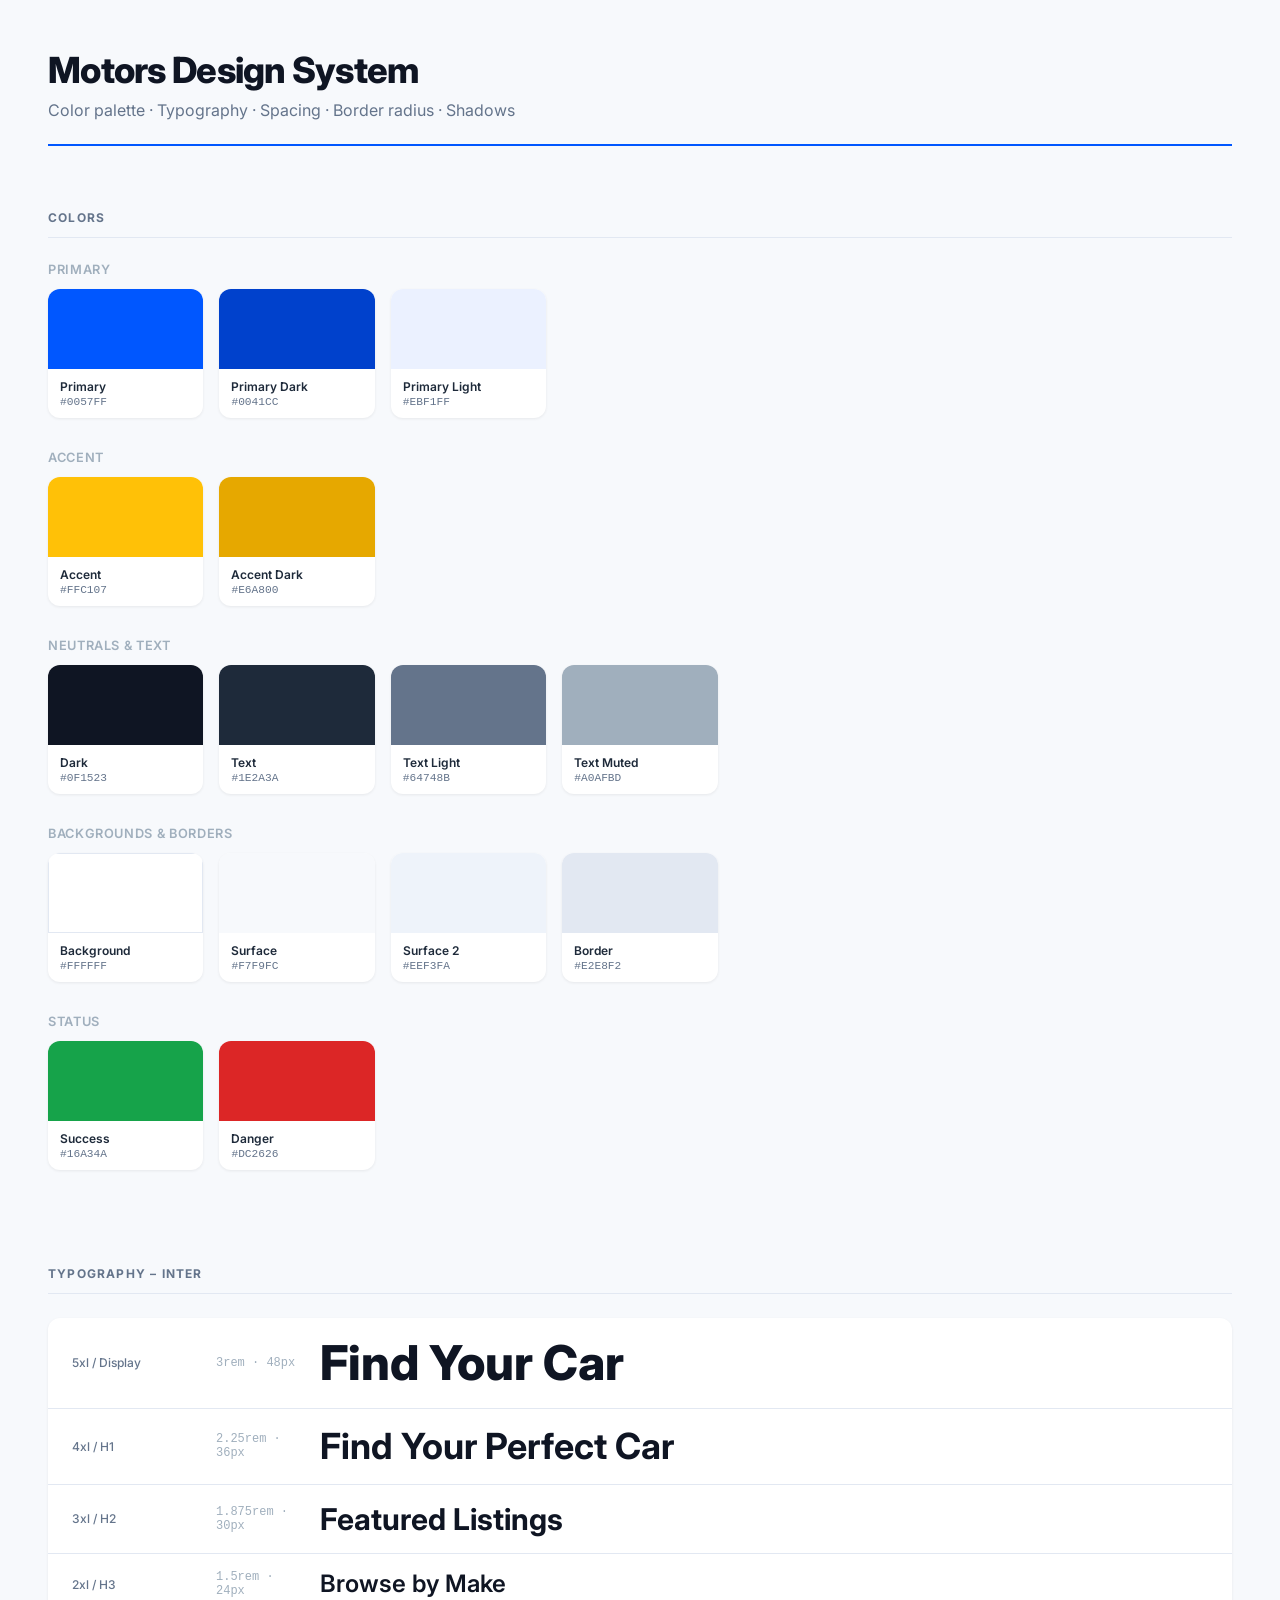
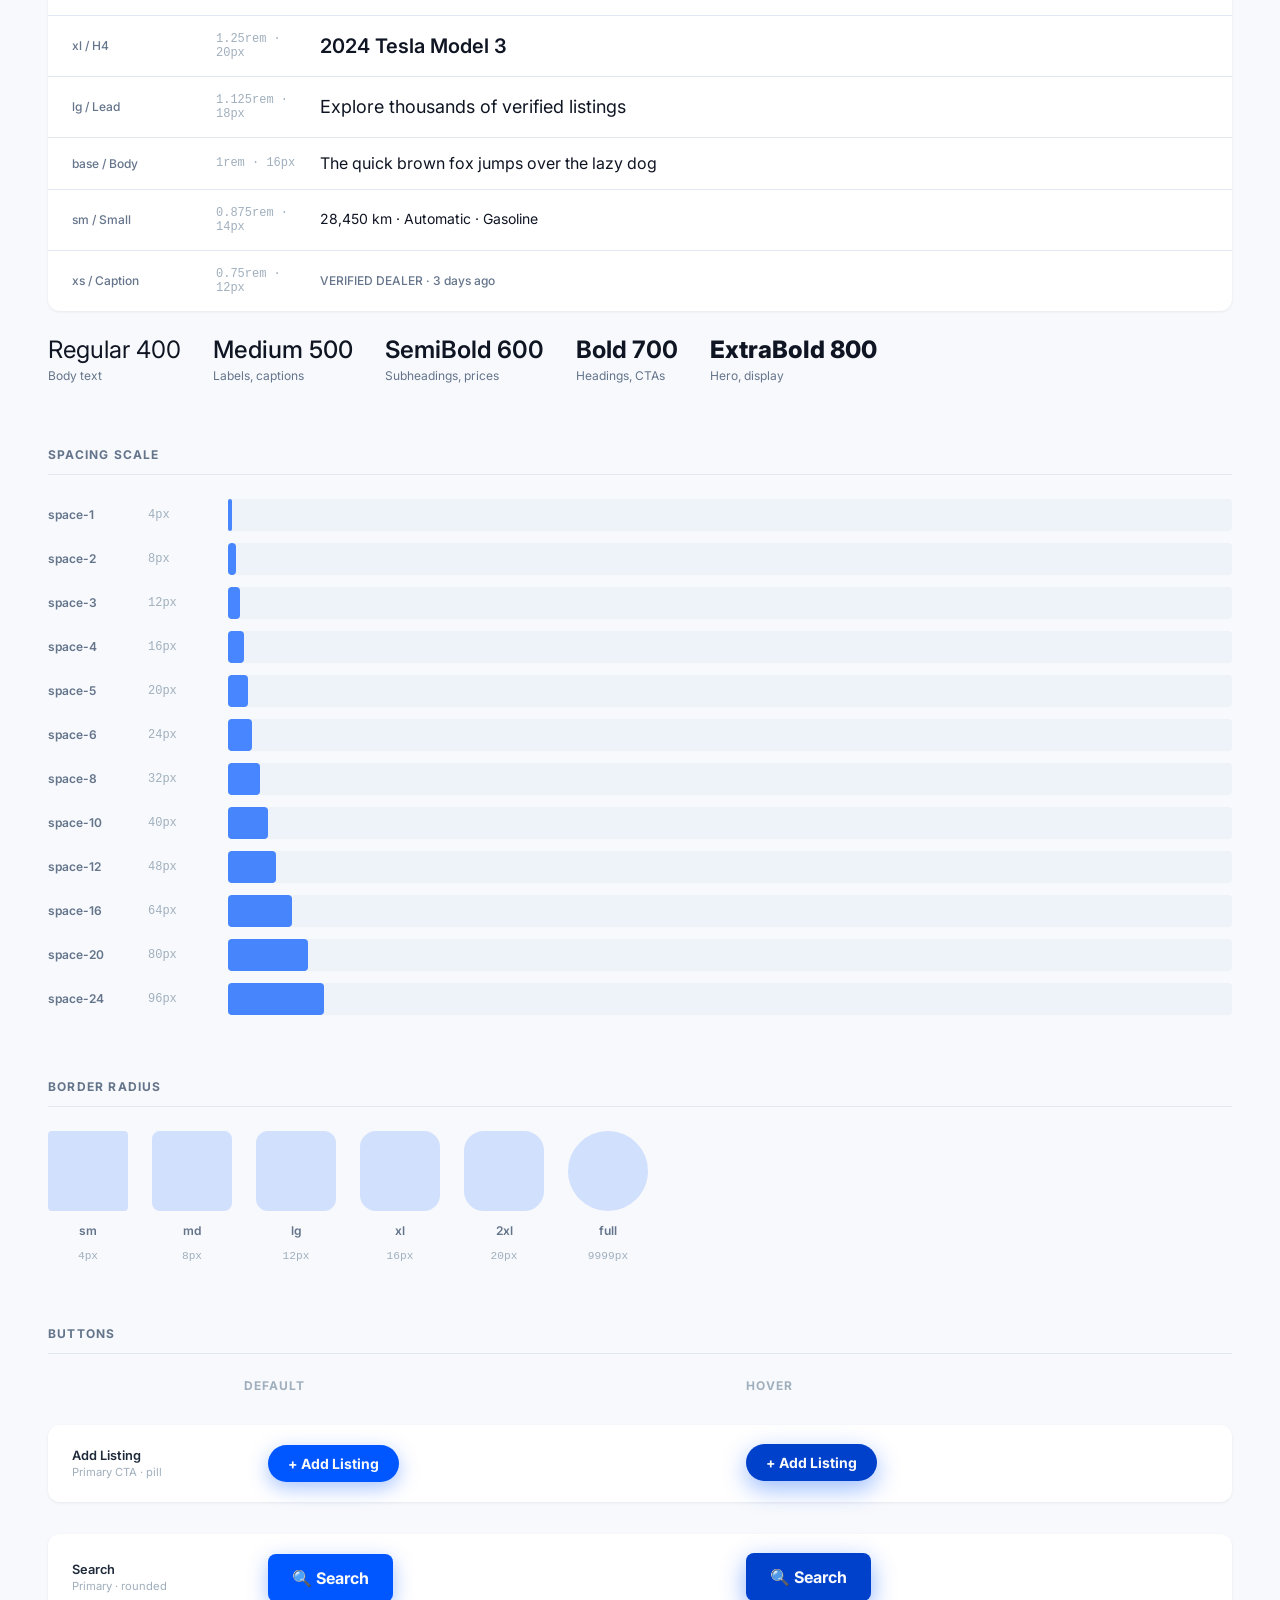
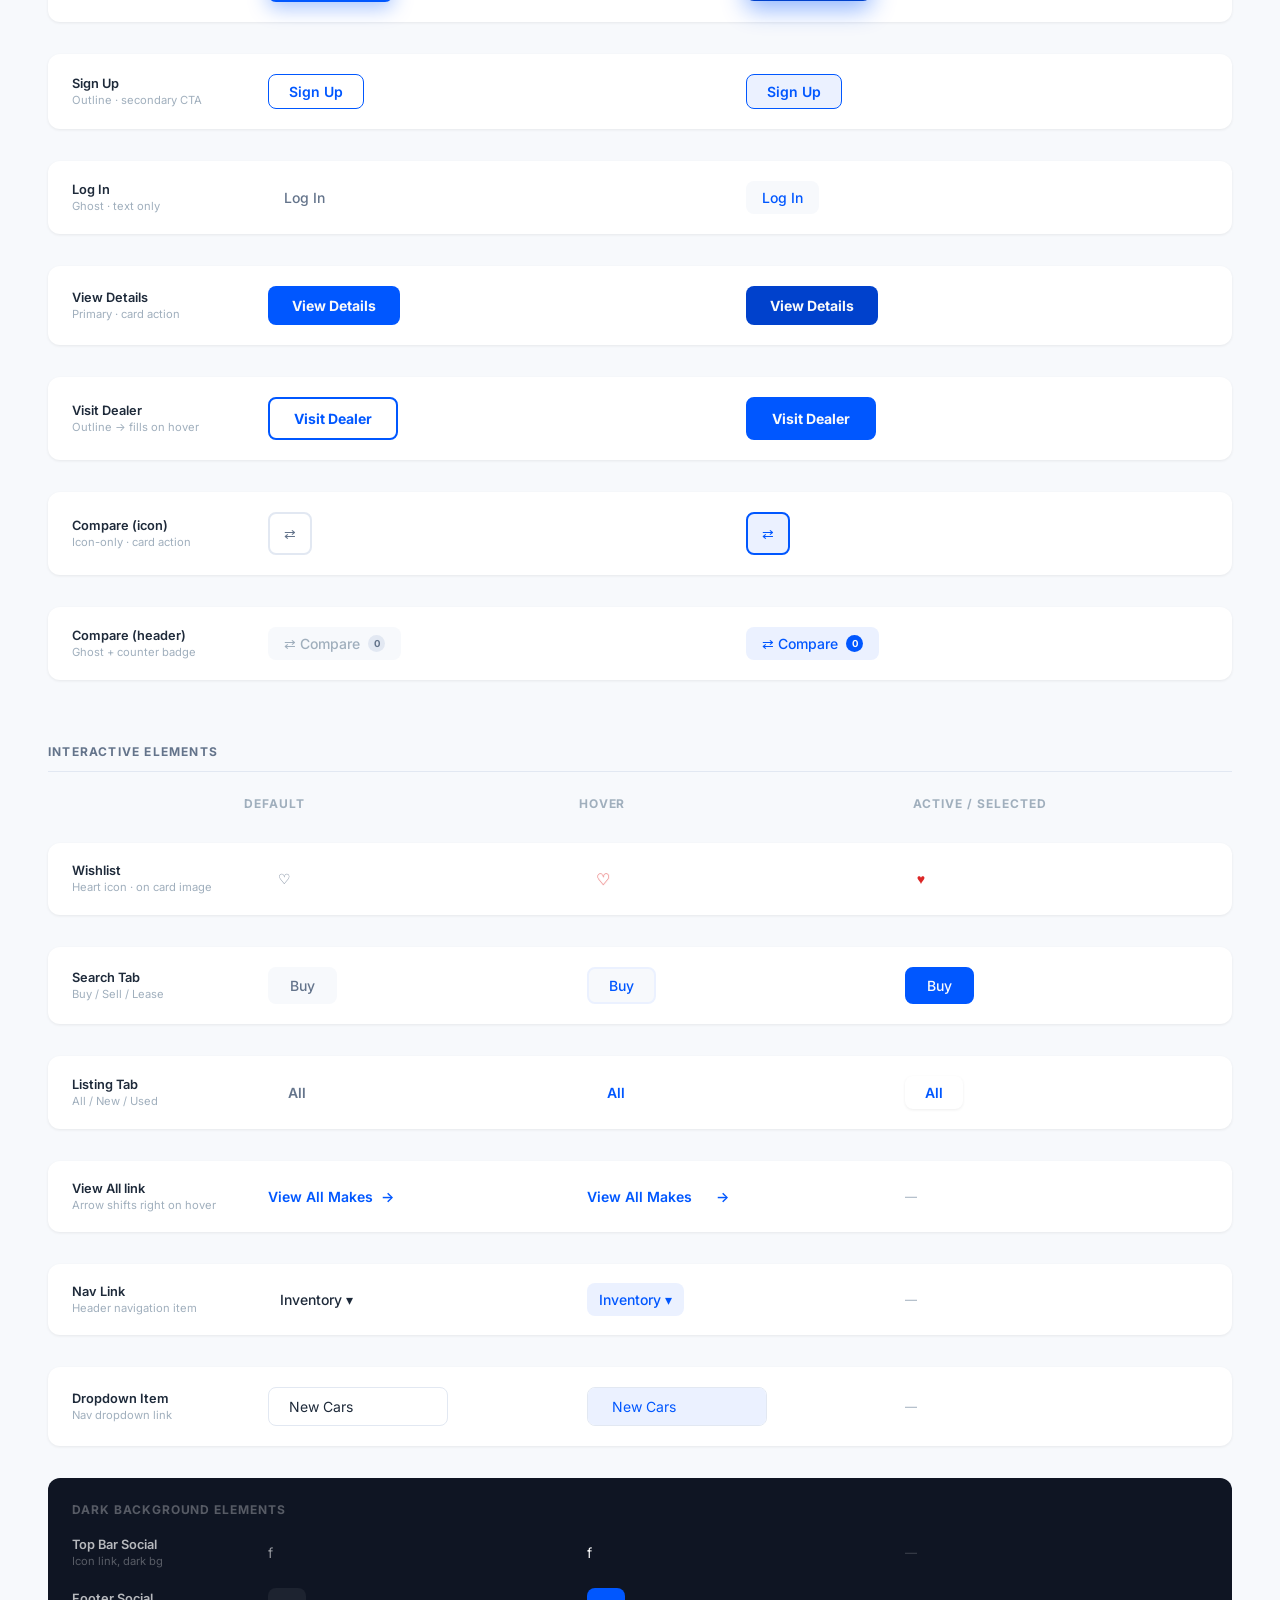
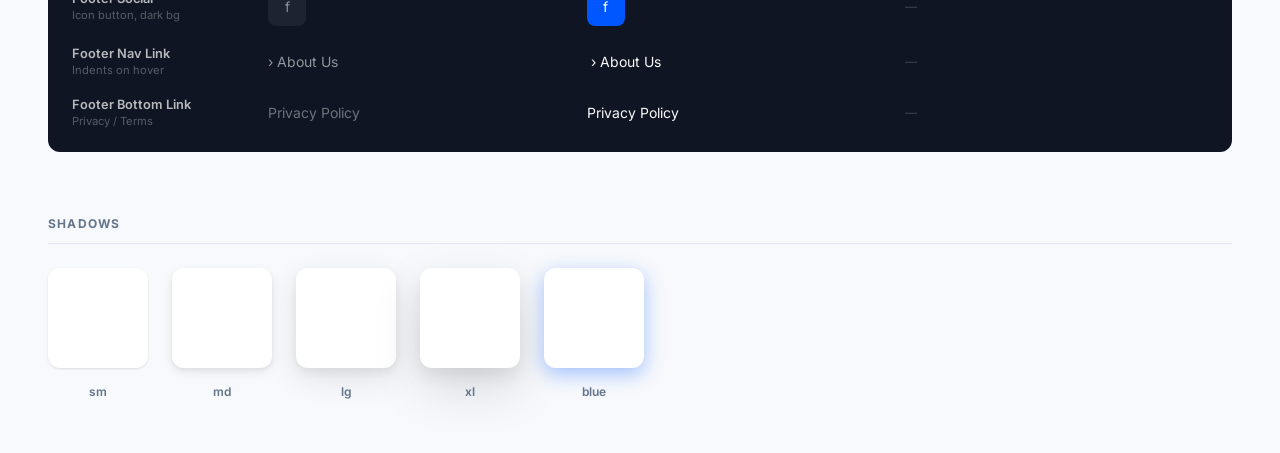
<file: design-system.html>
<!DOCTYPE html>
<html lang="en">
<head>
  <meta charset="UTF-8">
  <meta name="viewport" content="width=device-width, initial-scale=1.0">
  <title>Motors – Design System</title>
  <link rel="preconnect" href="https://fonts.googleapis.com">
  <link rel="preconnect" href="https://fonts.gstatic.com" crossorigin>
  <link href="https://fonts.googleapis.com/css2?family=Inter:wght@400;500;600;700;800&display=swap" rel="stylesheet">
  <style>
    *, *::before, *::after { box-sizing: border-box; margin: 0; padding: 0; }
    body {
      font-family: 'Inter', -apple-system, sans-serif;
      background: #F7F9FC;
      color: #1E2A3A;
      padding: 48px;
      -webkit-font-smoothing: antialiased;
    }

    /* Layout */
    .ds-page { max-width: 1200px; margin: 0 auto; display: flex; flex-direction: column; gap: 64px; }
    .ds-header { border-bottom: 2px solid #0057FF; padding-bottom: 24px; }
    .ds-header h1 { font-size: 2.25rem; font-weight: 800; color: #0F1523; letter-spacing: -0.02em; }
    .ds-header p { font-size: 1rem; color: #64748B; margin-top: 8px; }

    .ds-section-title {
      font-size: 0.75rem;
      font-weight: 700;
      letter-spacing: 0.1em;
      text-transform: uppercase;
      color: #64748B;
      margin-bottom: 24px;
      padding-bottom: 12px;
      border-bottom: 1px solid #E2E8F2;
    }

    /* Color grid */
    .color-grid { display: grid; grid-template-columns: repeat(auto-fill, minmax(140px, 1fr)); gap: 16px; }
    .color-swatch {
      border-radius: 12px;
      overflow: hidden;
      background: #fff;
      box-shadow: 0 1px 3px rgba(0,0,0,0.07);
    }
    .color-swatch-block { height: 80px; }
    .color-swatch-info { padding: 10px 12px; }
    .color-swatch-name { font-size: 0.75rem; font-weight: 600; color: #1E2A3A; }
    .color-swatch-hex { font-size: 0.7rem; color: #64748B; margin-top: 2px; font-family: 'SF Mono', 'Fira Code', monospace; }

    /* Color groups */
    .color-group { margin-bottom: 32px; }
    .color-group-label { font-size: 0.8rem; font-weight: 600; color: #A0AFBD; margin-bottom: 12px; text-transform: uppercase; letter-spacing: 0.05em; }

    /* Typography */
    .type-scale { display: flex; flex-direction: column; gap: 0; background: #fff; border-radius: 12px; overflow: hidden; box-shadow: 0 1px 3px rgba(0,0,0,0.07); }
    .type-row {
      display: grid;
      grid-template-columns: 120px 80px 1fr;
      align-items: center;
      gap: 24px;
      padding: 16px 24px;
      border-bottom: 1px solid #E2E8F2;
    }
    .type-row:last-child { border-bottom: none; }
    .type-label { font-size: 0.75rem; color: #64748B; font-weight: 500; }
    .type-size { font-size: 0.75rem; color: #A0AFBD; font-family: 'SF Mono', 'Fira Code', monospace; }
    .type-sample { font-family: 'Inter', sans-serif; color: #0F1523; line-height: 1.2; }

    /* Spacing */
    .space-grid { display: flex; flex-direction: column; gap: 12px; }
    .space-row { display: flex; align-items: center; gap: 20px; }
    .space-bar-wrap { flex: 1; background: #EEF3FA; border-radius: 4px; height: 32px; display: flex; align-items: center; }
    .space-bar { background: #0057FF; height: 32px; border-radius: 4px; opacity: 0.7; }
    .space-label { font-size: 0.75rem; font-weight: 600; color: #64748B; width: 80px; flex-shrink: 0; }
    .space-value { font-size: 0.75rem; color: #A0AFBD; width: 60px; flex-shrink: 0; font-family: 'SF Mono', 'Fira Code', monospace; }

    /* Radius */
    .radius-grid { display: flex; gap: 24px; flex-wrap: wrap; }
    .radius-item { display: flex; flex-direction: column; align-items: center; gap: 12px; }
    .radius-box {
      width: 80px;
      height: 80px;
      background: #0057FF;
      opacity: 0.15;
      border: 2px solid #0057FF;
    }
    .radius-label { font-size: 0.75rem; font-weight: 600; color: #64748B; text-align: center; }
    .radius-value { font-size: 0.7rem; color: #A0AFBD; font-family: 'SF Mono', 'Fira Code', monospace; }

    /* Shadows */
    .shadow-grid { display: flex; gap: 24px; flex-wrap: wrap; }
    .shadow-item { display: flex; flex-direction: column; align-items: center; gap: 16px; }
    .shadow-box {
      width: 100px;
      height: 100px;
      background: #fff;
      border-radius: 12px;
    }
    .shadow-label { font-size: 0.75rem; font-weight: 600; color: #64748B; text-align: center; }

    /* Font weights */
    .weight-row { display: flex; gap: 32px; flex-wrap: wrap; margin-top: 24px; }
    .weight-item { }
    .weight-sample { font-size: 1.5rem; color: #0F1523; }
    .weight-label { font-size: 0.75rem; color: #64748B; margin-top: 4px; }
  </style>
</head>
<body>
<div class="ds-page">

  <!-- Header -->
  <div class="ds-header">
    <h1>Motors Design System</h1>
    <p>Color palette · Typography · Spacing · Border radius · Shadows</p>
  </div>

  <!-- COLORS -->
  <div>
    <div class="ds-section-title">Colors</div>

    <div class="color-group">
      <div class="color-group-label">Primary</div>
      <div class="color-grid">
        <div class="color-swatch"><div class="color-swatch-block" style="background:#0057FF"></div><div class="color-swatch-info"><div class="color-swatch-name">Primary</div><div class="color-swatch-hex">#0057FF</div></div></div>
        <div class="color-swatch"><div class="color-swatch-block" style="background:#0041CC"></div><div class="color-swatch-info"><div class="color-swatch-name">Primary Dark</div><div class="color-swatch-hex">#0041CC</div></div></div>
        <div class="color-swatch"><div class="color-swatch-block" style="background:#EBF1FF"></div><div class="color-swatch-info"><div class="color-swatch-name">Primary Light</div><div class="color-swatch-hex">#EBF1FF</div></div></div>
      </div>
    </div>

    <div class="color-group">
      <div class="color-group-label">Accent</div>
      <div class="color-grid">
        <div class="color-swatch"><div class="color-swatch-block" style="background:#FFC107"></div><div class="color-swatch-info"><div class="color-swatch-name">Accent</div><div class="color-swatch-hex">#FFC107</div></div></div>
        <div class="color-swatch"><div class="color-swatch-block" style="background:#E6A800"></div><div class="color-swatch-info"><div class="color-swatch-name">Accent Dark</div><div class="color-swatch-hex">#E6A800</div></div></div>
      </div>
    </div>

    <div class="color-group">
      <div class="color-group-label">Neutrals &amp; Text</div>
      <div class="color-grid">
        <div class="color-swatch"><div class="color-swatch-block" style="background:#0F1523"></div><div class="color-swatch-info"><div class="color-swatch-name">Dark</div><div class="color-swatch-hex">#0F1523</div></div></div>
        <div class="color-swatch"><div class="color-swatch-block" style="background:#1E2A3A"></div><div class="color-swatch-info"><div class="color-swatch-name">Text</div><div class="color-swatch-hex">#1E2A3A</div></div></div>
        <div class="color-swatch"><div class="color-swatch-block" style="background:#64748B"></div><div class="color-swatch-info"><div class="color-swatch-name">Text Light</div><div class="color-swatch-hex">#64748B</div></div></div>
        <div class="color-swatch"><div class="color-swatch-block" style="background:#A0AFBD"></div><div class="color-swatch-info"><div class="color-swatch-name">Text Muted</div><div class="color-swatch-hex">#A0AFBD</div></div></div>
      </div>
    </div>

    <div class="color-group">
      <div class="color-group-label">Backgrounds &amp; Borders</div>
      <div class="color-grid">
        <div class="color-swatch"><div class="color-swatch-block" style="background:#FFFFFF; border:1px solid #E2E8F2"></div><div class="color-swatch-info"><div class="color-swatch-name">Background</div><div class="color-swatch-hex">#FFFFFF</div></div></div>
        <div class="color-swatch"><div class="color-swatch-block" style="background:#F7F9FC"></div><div class="color-swatch-info"><div class="color-swatch-name">Surface</div><div class="color-swatch-hex">#F7F9FC</div></div></div>
        <div class="color-swatch"><div class="color-swatch-block" style="background:#EEF3FA"></div><div class="color-swatch-info"><div class="color-swatch-name">Surface 2</div><div class="color-swatch-hex">#EEF3FA</div></div></div>
        <div class="color-swatch"><div class="color-swatch-block" style="background:#E2E8F2"></div><div class="color-swatch-info"><div class="color-swatch-name">Border</div><div class="color-swatch-hex">#E2E8F2</div></div></div>
      </div>
    </div>

    <div class="color-group">
      <div class="color-group-label">Status</div>
      <div class="color-grid">
        <div class="color-swatch"><div class="color-swatch-block" style="background:#16A34A"></div><div class="color-swatch-info"><div class="color-swatch-name">Success</div><div class="color-swatch-hex">#16A34A</div></div></div>
        <div class="color-swatch"><div class="color-swatch-block" style="background:#DC2626"></div><div class="color-swatch-info"><div class="color-swatch-name">Danger</div><div class="color-swatch-hex">#DC2626</div></div></div>
      </div>
    </div>
  </div>

  <!-- TYPOGRAPHY -->
  <div>
    <div class="ds-section-title">Typography – Inter</div>

    <div class="type-scale">
      <div class="type-row"><span class="type-label">5xl / Display</span><span class="type-size">3rem · 48px</span><span class="type-sample" style="font-size:3rem;font-weight:800;">Find Your Car</span></div>
      <div class="type-row"><span class="type-label">4xl / H1</span><span class="type-size">2.25rem · 36px</span><span class="type-sample" style="font-size:2.25rem;font-weight:700;">Find Your Perfect Car</span></div>
      <div class="type-row"><span class="type-label">3xl / H2</span><span class="type-size">1.875rem · 30px</span><span class="type-sample" style="font-size:1.875rem;font-weight:700;">Featured Listings</span></div>
      <div class="type-row"><span class="type-label">2xl / H3</span><span class="type-size">1.5rem · 24px</span><span class="type-sample" style="font-size:1.5rem;font-weight:600;">Browse by Make</span></div>
      <div class="type-row"><span class="type-label">xl / H4</span><span class="type-size">1.25rem · 20px</span><span class="type-sample" style="font-size:1.25rem;font-weight:600;">2024 Tesla Model 3</span></div>
      <div class="type-row"><span class="type-label">lg / Lead</span><span class="type-size">1.125rem · 18px</span><span class="type-sample" style="font-size:1.125rem;font-weight:400;">Explore thousands of verified listings</span></div>
      <div class="type-row"><span class="type-label">base / Body</span><span class="type-size">1rem · 16px</span><span class="type-sample" style="font-size:1rem;font-weight:400;">The quick brown fox jumps over the lazy dog</span></div>
      <div class="type-row"><span class="type-label">sm / Small</span><span class="type-size">0.875rem · 14px</span><span class="type-sample" style="font-size:0.875rem;font-weight:400;">28,450 km · Automatic · Gasoline</span></div>
      <div class="type-row"><span class="type-label">xs / Caption</span><span class="type-size">0.75rem · 12px</span><span class="type-sample" style="font-size:0.75rem;font-weight:500;color:#64748B;">VERIFIED DEALER · 3 days ago</span></div>
    </div>

    <div class="weight-row">
      <div class="weight-item"><div class="weight-sample" style="font-weight:400;">Regular 400</div><div class="weight-label">Body text</div></div>
      <div class="weight-item"><div class="weight-sample" style="font-weight:500;">Medium 500</div><div class="weight-label">Labels, captions</div></div>
      <div class="weight-item"><div class="weight-sample" style="font-weight:600;">SemiBold 600</div><div class="weight-label">Subheadings, prices</div></div>
      <div class="weight-item"><div class="weight-sample" style="font-weight:700;">Bold 700</div><div class="weight-label">Headings, CTAs</div></div>
      <div class="weight-item"><div class="weight-sample" style="font-weight:800;">ExtraBold 800</div><div class="weight-label">Hero, display</div></div>
    </div>
  </div>

  <!-- SPACING -->
  <div>
    <div class="ds-section-title">Spacing Scale</div>
    <div class="space-grid">
      <div class="space-row"><span class="space-label">space-1</span><span class="space-value">4px</span><div class="space-bar-wrap"><div class="space-bar" style="width:4px"></div></div></div>
      <div class="space-row"><span class="space-label">space-2</span><span class="space-value">8px</span><div class="space-bar-wrap"><div class="space-bar" style="width:8px"></div></div></div>
      <div class="space-row"><span class="space-label">space-3</span><span class="space-value">12px</span><div class="space-bar-wrap"><div class="space-bar" style="width:12px"></div></div></div>
      <div class="space-row"><span class="space-label">space-4</span><span class="space-value">16px</span><div class="space-bar-wrap"><div class="space-bar" style="width:16px"></div></div></div>
      <div class="space-row"><span class="space-label">space-5</span><span class="space-value">20px</span><div class="space-bar-wrap"><div class="space-bar" style="width:20px"></div></div></div>
      <div class="space-row"><span class="space-label">space-6</span><span class="space-value">24px</span><div class="space-bar-wrap"><div class="space-bar" style="width:24px"></div></div></div>
      <div class="space-row"><span class="space-label">space-8</span><span class="space-value">32px</span><div class="space-bar-wrap"><div class="space-bar" style="width:32px"></div></div></div>
      <div class="space-row"><span class="space-label">space-10</span><span class="space-value">40px</span><div class="space-bar-wrap"><div class="space-bar" style="width:40px"></div></div></div>
      <div class="space-row"><span class="space-label">space-12</span><span class="space-value">48px</span><div class="space-bar-wrap"><div class="space-bar" style="width:48px"></div></div></div>
      <div class="space-row"><span class="space-label">space-16</span><span class="space-value">64px</span><div class="space-bar-wrap"><div class="space-bar" style="width:64px"></div></div></div>
      <div class="space-row"><span class="space-label">space-20</span><span class="space-value">80px</span><div class="space-bar-wrap"><div class="space-bar" style="width:80px"></div></div></div>
      <div class="space-row"><span class="space-label">space-24</span><span class="space-value">96px</span><div class="space-bar-wrap"><div class="space-bar" style="width:96px"></div></div></div>
    </div>
  </div>

  <!-- BORDER RADIUS -->
  <div>
    <div class="ds-section-title">Border Radius</div>
    <div class="radius-grid">
      <div class="radius-item"><div class="radius-box" style="border-radius:4px"></div><div class="radius-label">sm</div><div class="radius-value">4px</div></div>
      <div class="radius-item"><div class="radius-box" style="border-radius:8px"></div><div class="radius-label">md</div><div class="radius-value">8px</div></div>
      <div class="radius-item"><div class="radius-box" style="border-radius:12px"></div><div class="radius-label">lg</div><div class="radius-value">12px</div></div>
      <div class="radius-item"><div class="radius-box" style="border-radius:16px"></div><div class="radius-label">xl</div><div class="radius-value">16px</div></div>
      <div class="radius-item"><div class="radius-box" style="border-radius:20px"></div><div class="radius-label">2xl</div><div class="radius-value">20px</div></div>
      <div class="radius-item"><div class="radius-box" style="border-radius:9999px"></div><div class="radius-label">full</div><div class="radius-value">9999px</div></div>
    </div>
  </div>

  <!-- BUTTONS -->
  <div>
    <div class="ds-section-title">Buttons</div>
    <div style="display:flex;flex-direction:column;gap:32px;">

      <!-- Row headers -->
      <div style="display:grid;grid-template-columns:180px 1fr 1fr;gap:16px;align-items:center;">
        <div></div>
        <div style="font-size:0.75rem;font-weight:700;color:#A0AFBD;text-transform:uppercase;letter-spacing:0.08em;">Default</div>
        <div style="font-size:0.75rem;font-weight:700;color:#A0AFBD;text-transform:uppercase;letter-spacing:0.08em;">Hover</div>
      </div>

      <!-- 1. Add Listing – Primary CTA -->
      <div style="display:grid;grid-template-columns:180px 1fr 1fr;gap:16px;align-items:center;background:#fff;padding:20px 24px;border-radius:12px;box-shadow:0 1px 3px rgba(0,0,0,0.07);">
        <div>
          <div style="font-size:0.8rem;font-weight:600;color:#1E2A3A;">Add Listing</div>
          <div style="font-size:0.7rem;color:#A0AFBD;margin-top:2px;">Primary CTA · pill</div>
        </div>
        <div>
          <button style="display:inline-flex;align-items:center;justify-content:center;gap:8px;padding:10px 20px;background:#0057FF;color:#FAFAFA;font-size:0.875rem;font-weight:700;border-radius:9999px;border:none;cursor:pointer;box-shadow:0 6px 20px rgba(0,87,255,0.35);font-family:Inter,sans-serif;">+ Add Listing</button>
        </div>
        <div>
          <button style="display:inline-flex;align-items:center;justify-content:center;gap:8px;padding:10px 20px;background:#0041CC;color:#FAFAFA;font-size:0.875rem;font-weight:700;border-radius:9999px;border:none;cursor:pointer;box-shadow:0 8px 24px rgba(0,87,255,0.4);transform:translateY(-1px);font-family:Inter,sans-serif;">+ Add Listing</button>
        </div>
      </div>

      <!-- 2. Search -->
      <div style="display:grid;grid-template-columns:180px 1fr 1fr;gap:16px;align-items:center;background:#fff;padding:20px 24px;border-radius:12px;box-shadow:0 1px 3px rgba(0,0,0,0.07);">
        <div>
          <div style="font-size:0.8rem;font-weight:600;color:#1E2A3A;">Search</div>
          <div style="font-size:0.7rem;color:#A0AFBD;margin-top:2px;">Primary · rounded</div>
        </div>
        <div>
          <button style="display:inline-flex;align-items:center;gap:8px;padding:14px 24px;background:#0057FF;color:#FAFAFA;font-size:1rem;font-weight:700;border-radius:8px;border:none;cursor:pointer;box-shadow:0 6px 20px rgba(0,87,255,0.35);font-family:Inter,sans-serif;">🔍 Search</button>
        </div>
        <div>
          <button style="display:inline-flex;align-items:center;gap:8px;padding:14px 24px;background:#0041CC;color:#FAFAFA;font-size:1rem;font-weight:700;border-radius:8px;border:none;cursor:pointer;box-shadow:0 8px 24px rgba(0,87,255,0.45);transform:translateY(-1px);font-family:Inter,sans-serif;">🔍 Search</button>
        </div>
      </div>

      <!-- 3. Sign Up -->
      <div style="display:grid;grid-template-columns:180px 1fr 1fr;gap:16px;align-items:center;background:#fff;padding:20px 24px;border-radius:12px;box-shadow:0 1px 3px rgba(0,0,0,0.07);">
        <div>
          <div style="font-size:0.8rem;font-weight:600;color:#1E2A3A;">Sign Up</div>
          <div style="font-size:0.7rem;color:#A0AFBD;margin-top:2px;">Outline · secondary CTA</div>
        </div>
        <div>
          <button style="display:inline-flex;align-items:center;justify-content:center;padding:8px 20px;color:#0057FF;border:1.5px solid #0057FF;border-radius:8px;font-size:0.875rem;font-weight:600;background:transparent;cursor:pointer;font-family:Inter,sans-serif;">Sign Up</button>
        </div>
        <div>
          <button style="display:inline-flex;align-items:center;justify-content:center;padding:8px 20px;color:#0057FF;border:1.5px solid #0057FF;border-radius:8px;font-size:0.875rem;font-weight:600;background:#EBF1FF;cursor:pointer;font-family:Inter,sans-serif;">Sign Up</button>
        </div>
      </div>

      <!-- 4. Log In -->
      <div style="display:grid;grid-template-columns:180px 1fr 1fr;gap:16px;align-items:center;background:#fff;padding:20px 24px;border-radius:12px;box-shadow:0 1px 3px rgba(0,0,0,0.07);">
        <div>
          <div style="font-size:0.8rem;font-weight:600;color:#1E2A3A;">Log In</div>
          <div style="font-size:0.7rem;color:#A0AFBD;margin-top:2px;">Ghost · text only</div>
        </div>
        <div>
          <button style="padding:8px 16px;color:#64748B;border-radius:8px;font-size:0.875rem;font-weight:500;background:transparent;border:none;cursor:pointer;font-family:Inter,sans-serif;">Log In</button>
        </div>
        <div>
          <button style="padding:8px 16px;color:#0057FF;border-radius:8px;font-size:0.875rem;font-weight:500;background:#F7F9FC;border:none;cursor:pointer;font-family:Inter,sans-serif;">Log In</button>
        </div>
      </div>

      <!-- 5. View Details -->
      <div style="display:grid;grid-template-columns:180px 1fr 1fr;gap:16px;align-items:center;background:#fff;padding:20px 24px;border-radius:12px;box-shadow:0 1px 3px rgba(0,0,0,0.07);">
        <div>
          <div style="font-size:0.8rem;font-weight:600;color:#1E2A3A;">View Details</div>
          <div style="font-size:0.7rem;color:#A0AFBD;margin-top:2px;">Primary · card action</div>
        </div>
        <div>
          <button style="padding:11px 24px;background:#0057FF;color:#FAFAFA;font-size:0.875rem;font-weight:700;border-radius:8px;border:none;cursor:pointer;font-family:Inter,sans-serif;">View Details</button>
        </div>
        <div>
          <button style="padding:11px 24px;background:#0041CC;color:#FAFAFA;font-size:0.875rem;font-weight:700;border-radius:8px;border:none;cursor:pointer;font-family:Inter,sans-serif;">View Details</button>
        </div>
      </div>

      <!-- 6. Visit Dealer -->
      <div style="display:grid;grid-template-columns:180px 1fr 1fr;gap:16px;align-items:center;background:#fff;padding:20px 24px;border-radius:12px;box-shadow:0 1px 3px rgba(0,0,0,0.07);">
        <div>
          <div style="font-size:0.8rem;font-weight:600;color:#1E2A3A;">Visit Dealer</div>
          <div style="font-size:0.7rem;color:#A0AFBD;margin-top:2px;">Outline → fills on hover</div>
        </div>
        <div>
          <button style="padding:11px 24px;background:transparent;color:#0057FF;border:2px solid #0057FF;border-radius:8px;font-size:0.875rem;font-weight:700;cursor:pointer;font-family:Inter,sans-serif;">Visit Dealer</button>
        </div>
        <div>
          <button style="padding:11px 24px;background:#0057FF;color:#FAFAFA;border:2px solid #0057FF;border-radius:8px;font-size:0.875rem;font-weight:700;cursor:pointer;font-family:Inter,sans-serif;">Visit Dealer</button>
        </div>
      </div>

      <!-- 7. Compare (icon button) -->
      <div style="display:grid;grid-template-columns:180px 1fr 1fr;gap:16px;align-items:center;background:#fff;padding:20px 24px;border-radius:12px;box-shadow:0 1px 3px rgba(0,0,0,0.07);">
        <div>
          <div style="font-size:0.8rem;font-weight:600;color:#1E2A3A;">Compare (icon)</div>
          <div style="font-size:0.7rem;color:#A0AFBD;margin-top:2px;">Icon-only · card action</div>
        </div>
        <div>
          <button style="padding:11px 14px;border:2px solid #E2E8F2;border-radius:8px;color:#64748B;background:none;cursor:pointer;font-size:0.875rem;font-family:Inter,sans-serif;">⇄</button>
        </div>
        <div>
          <button style="padding:11px 14px;border:2px solid #0057FF;border-radius:8px;color:#0057FF;background:#EBF1FF;cursor:pointer;font-size:0.875rem;font-family:Inter,sans-serif;">⇄</button>
        </div>
      </div>

      <!-- 8. Compare header button -->
      <div style="display:grid;grid-template-columns:180px 1fr 1fr;gap:16px;align-items:center;background:#fff;padding:20px 24px;border-radius:12px;box-shadow:0 1px 3px rgba(0,0,0,0.07);">
        <div>
          <div style="font-size:0.8rem;font-weight:600;color:#1E2A3A;">Compare (header)</div>
          <div style="font-size:0.7rem;color:#A0AFBD;margin-top:2px;">Ghost + counter badge</div>
        </div>
        <div>
          <button style="display:inline-flex;align-items:center;gap:8px;padding:8px 16px;color:#A0AFBD;background:#F7F9FC;border-radius:8px;border:none;font-size:0.875rem;font-weight:500;cursor:pointer;font-family:Inter,sans-serif;">⇄ Compare <span style="background:#E2E8F2;color:#64748B;width:17px;height:17px;border-radius:50%;font-size:0.6rem;font-weight:700;display:inline-flex;align-items:center;justify-content:center;">0</span></button>
        </div>
        <div>
          <button style="display:inline-flex;align-items:center;gap:8px;padding:8px 16px;color:#0057FF;background:#EBF1FF;border-radius:8px;border:none;font-size:0.875rem;font-weight:500;cursor:pointer;font-family:Inter,sans-serif;">⇄ Compare <span style="background:#0057FF;color:#FAFAFA;width:17px;height:17px;border-radius:50%;font-size:0.6rem;font-weight:700;display:inline-flex;align-items:center;justify-content:center;">0</span></button>
        </div>
      </div>

    </div>
  </div>

  <!-- INTERACTIVE ELEMENTS -->
  <div>
    <div class="ds-section-title">Interactive Elements</div>
    <div style="display:flex;flex-direction:column;gap:32px;">

      <!-- Row headers -->
      <div style="display:grid;grid-template-columns:180px 1fr 1fr 1fr;gap:16px;align-items:center;">
        <div></div>
        <div style="font-size:0.75rem;font-weight:700;color:#A0AFBD;text-transform:uppercase;letter-spacing:0.08em;">Default</div>
        <div style="font-size:0.75rem;font-weight:700;color:#A0AFBD;text-transform:uppercase;letter-spacing:0.08em;">Hover</div>
        <div style="font-size:0.75rem;font-weight:700;color:#A0AFBD;text-transform:uppercase;letter-spacing:0.08em;">Active / Selected</div>
      </div>

      <!-- Wishlist / Heart icon -->
      <div style="display:grid;grid-template-columns:180px 1fr 1fr 1fr;gap:16px;align-items:center;background:#fff;padding:20px 24px;border-radius:12px;box-shadow:0 1px 3px rgba(0,0,0,0.07);">
        <div>
          <div style="font-size:0.8rem;font-weight:600;color:#1E2A3A;">Wishlist</div>
          <div style="font-size:0.7rem;color:#A0AFBD;margin-top:2px;">Heart icon · on card image</div>
        </div>
        <div>
          <button style="width:32px;height:32px;background:rgba(255,255,255,0.85);backdrop-filter:blur(6px);border-radius:50%;display:grid;place-items:center;font-size:0.875rem;color:#64748B;border:none;cursor:pointer;">♡</button>
        </div>
        <div>
          <button style="width:32px;height:32px;background:rgba(255,255,255,0.85);backdrop-filter:blur(6px);border-radius:50%;display:grid;place-items:center;font-size:0.875rem;color:#DC2626;border:none;cursor:pointer;transform:scale(1.12);">♡</button>
        </div>
        <div>
          <button style="width:32px;height:32px;background:rgba(255,255,255,0.85);backdrop-filter:blur(6px);border-radius:50%;display:grid;place-items:center;font-size:0.875rem;color:#DC2626;border:none;cursor:pointer;">♥</button>
        </div>
      </div>

      <!-- Search tab -->
      <div style="display:grid;grid-template-columns:180px 1fr 1fr 1fr;gap:16px;align-items:center;background:#fff;padding:20px 24px;border-radius:12px;box-shadow:0 1px 3px rgba(0,0,0,0.07);">
        <div>
          <div style="font-size:0.8rem;font-weight:600;color:#1E2A3A;">Search Tab</div>
          <div style="font-size:0.7rem;color:#A0AFBD;margin-top:2px;">Buy / Sell / Lease</div>
        </div>
        <div>
          <button style="padding:8px 20px;font-size:0.875rem;font-weight:500;color:#64748B;background:#F7F9FC;border:2px solid transparent;border-radius:8px;cursor:pointer;font-family:Inter,sans-serif;">Buy</button>
        </div>
        <div>
          <button style="padding:8px 20px;font-size:0.875rem;font-weight:500;color:#0057FF;background:#F7F9FC;border:2px solid #EBF1FF;border-radius:8px;cursor:pointer;font-family:Inter,sans-serif;">Buy</button>
        </div>
        <div>
          <button style="padding:8px 20px;font-size:0.875rem;font-weight:500;color:#FAFAFA;background:#0057FF;border:2px solid #0057FF;border-radius:8px;cursor:pointer;font-family:Inter,sans-serif;">Buy</button>
        </div>
      </div>

      <!-- Listing filter tab -->
      <div style="display:grid;grid-template-columns:180px 1fr 1fr 1fr;gap:16px;align-items:center;background:#fff;padding:20px 24px;border-radius:12px;box-shadow:0 1px 3px rgba(0,0,0,0.07);">
        <div>
          <div style="font-size:0.8rem;font-weight:600;color:#1E2A3A;">Listing Tab</div>
          <div style="font-size:0.7rem;color:#A0AFBD;margin-top:2px;">All / New / Used</div>
        </div>
        <div>
          <button style="padding:8px 20px;font-size:0.875rem;font-weight:600;color:#64748B;background:none;border:none;border-radius:8px;cursor:pointer;font-family:Inter,sans-serif;">All</button>
        </div>
        <div>
          <button style="padding:8px 20px;font-size:0.875rem;font-weight:600;color:#0057FF;background:none;border:none;border-radius:8px;cursor:pointer;font-family:Inter,sans-serif;">All</button>
        </div>
        <div>
          <button style="padding:8px 20px;font-size:0.875rem;font-weight:600;color:#0057FF;background:#fff;border:none;border-radius:8px;cursor:pointer;box-shadow:0 1px 3px rgba(0,0,0,0.07);font-family:Inter,sans-serif;">All</button>
        </div>
      </div>

      <!-- View All / link-all -->
      <div style="display:grid;grid-template-columns:180px 1fr 1fr 1fr;gap:16px;align-items:center;background:#fff;padding:20px 24px;border-radius:12px;box-shadow:0 1px 3px rgba(0,0,0,0.07);">
        <div>
          <div style="font-size:0.8rem;font-weight:600;color:#1E2A3A;">View All link</div>
          <div style="font-size:0.7rem;color:#A0AFBD;margin-top:2px;">Arrow shifts right on hover</div>
        </div>
        <div>
          <a href="#" style="display:inline-flex;align-items:center;gap:8px;color:#0057FF;font-weight:600;font-size:0.875rem;text-decoration:none;font-family:Inter,sans-serif;"><span>View All Makes</span><span>→</span></a>
        </div>
        <div>
          <a href="#" style="display:inline-flex;align-items:center;gap:24px;color:#0057FF;font-weight:600;font-size:0.875rem;text-decoration:none;font-family:Inter,sans-serif;"><span>View All Makes</span><span>→</span></a>
        </div>
        <div style="color:#A0AFBD;font-size:0.75rem;">—</div>
      </div>

      <!-- Nav link -->
      <div style="display:grid;grid-template-columns:180px 1fr 1fr 1fr;gap:16px;align-items:center;background:#fff;padding:20px 24px;border-radius:12px;box-shadow:0 1px 3px rgba(0,0,0,0.07);">
        <div>
          <div style="font-size:0.8rem;font-weight:600;color:#1E2A3A;">Nav Link</div>
          <div style="font-size:0.7rem;color:#A0AFBD;margin-top:2px;">Header navigation item</div>
        </div>
        <div>
          <a href="#" style="padding:8px 12px;font-size:0.875rem;font-weight:500;color:#1E2A3A;border-radius:8px;text-decoration:none;font-family:Inter,sans-serif;">Inventory ▾</a>
        </div>
        <div>
          <a href="#" style="padding:8px 12px;font-size:0.875rem;font-weight:500;color:#0057FF;background:#EBF1FF;border-radius:8px;text-decoration:none;font-family:Inter,sans-serif;">Inventory ▾</a>
        </div>
        <div style="color:#A0AFBD;font-size:0.75rem;">—</div>
      </div>

      <!-- Dropdown item -->
      <div style="display:grid;grid-template-columns:180px 1fr 1fr 1fr;gap:16px;align-items:center;background:#fff;padding:20px 24px;border-radius:12px;box-shadow:0 1px 3px rgba(0,0,0,0.07);">
        <div>
          <div style="font-size:0.8rem;font-weight:600;color:#1E2A3A;">Dropdown Item</div>
          <div style="font-size:0.7rem;color:#A0AFBD;margin-top:2px;">Nav dropdown link</div>
        </div>
        <div style="background:#fff;border:1px solid #E2E8F2;border-radius:8px;overflow:hidden;width:180px;">
          <a href="#" style="display:block;padding:10px 20px;font-size:0.875rem;color:#1E2A3A;text-decoration:none;font-family:Inter,sans-serif;">New Cars</a>
        </div>
        <div style="background:#fff;border:1px solid #E2E8F2;border-radius:8px;overflow:hidden;width:180px;">
          <a href="#" style="display:block;padding:10px 24px;font-size:0.875rem;color:#0057FF;background:#EBF1FF;text-decoration:none;font-family:Inter,sans-serif;">New Cars</a>
        </div>
        <div style="color:#A0AFBD;font-size:0.75rem;">—</div>
      </div>

      <!-- Dark background elements -->
      <div style="background:#0F1523;border-radius:12px;padding:24px;">
        <div style="font-size:0.75rem;font-weight:700;color:rgba(255,255,255,0.3);text-transform:uppercase;letter-spacing:0.08em;margin-bottom:20px;">Dark background elements</div>
        <div style="display:flex;flex-direction:column;gap:20px;">

          <!-- Top bar social -->
          <div style="display:grid;grid-template-columns:180px 1fr 1fr 1fr;gap:16px;align-items:center;">
            <div>
              <div style="font-size:0.8rem;font-weight:600;color:rgba(255,255,255,0.7);">Top Bar Social</div>
              <div style="font-size:0.7rem;color:rgba(255,255,255,0.3);margin-top:2px;">Icon link, dark bg</div>
            </div>
            <div>
              <a href="#" style="color:rgba(255,255,255,0.55);font-size:0.875rem;text-decoration:none;">f</a>
            </div>
            <div>
              <a href="#" style="color:#FAFAFA;font-size:0.875rem;text-decoration:none;">f</a>
            </div>
            <div style="color:rgba(255,255,255,0.2);font-size:0.75rem;">—</div>
          </div>

          <!-- Footer social icon -->
          <div style="display:grid;grid-template-columns:180px 1fr 1fr 1fr;gap:16px;align-items:center;">
            <div>
              <div style="font-size:0.8rem;font-weight:600;color:rgba(255,255,255,0.7);">Footer Social</div>
              <div style="font-size:0.7rem;color:rgba(255,255,255,0.3);margin-top:2px;">Icon button, dark bg</div>
            </div>
            <div>
              <a href="#" style="width:38px;height:38px;background:rgba(255,255,255,0.06);border-radius:8px;display:inline-flex;align-items:center;justify-content:center;color:rgba(255,255,255,0.5);font-size:0.875rem;text-decoration:none;">f</a>
            </div>
            <div>
              <a href="#" style="width:38px;height:38px;background:#0057FF;border-radius:8px;display:inline-flex;align-items:center;justify-content:center;color:#FAFAFA;font-size:0.875rem;text-decoration:none;">f</a>
            </div>
            <div style="color:rgba(255,255,255,0.2);font-size:0.75rem;">—</div>
          </div>

          <!-- Footer nav link -->
          <div style="display:grid;grid-template-columns:180px 1fr 1fr 1fr;gap:16px;align-items:center;">
            <div>
              <div style="font-size:0.8rem;font-weight:600;color:rgba(255,255,255,0.7);">Footer Nav Link</div>
              <div style="font-size:0.7rem;color:rgba(255,255,255,0.3);margin-top:2px;">Indents on hover</div>
            </div>
            <div>
              <a href="#" style="display:inline-flex;align-items:center;gap:8px;font-size:0.875rem;color:rgba(255,255,255,0.55);text-decoration:none;font-family:Inter,sans-serif;">› About Us</a>
            </div>
            <div>
              <a href="#" style="display:inline-flex;align-items:center;gap:8px;font-size:0.875rem;color:#FAFAFA;padding-left:4px;text-decoration:none;font-family:Inter,sans-serif;">› About Us</a>
            </div>
            <div style="color:rgba(255,255,255,0.2);font-size:0.75rem;">—</div>
          </div>

          <!-- Footer bottom link -->
          <div style="display:grid;grid-template-columns:180px 1fr 1fr 1fr;gap:16px;align-items:center;">
            <div>
              <div style="font-size:0.8rem;font-weight:600;color:rgba(255,255,255,0.7);">Footer Bottom Link</div>
              <div style="font-size:0.7rem;color:rgba(255,255,255,0.3);margin-top:2px;">Privacy / Terms</div>
            </div>
            <div>
              <a href="#" style="font-size:0.875rem;color:rgba(255,255,255,0.4);text-decoration:none;font-family:Inter,sans-serif;">Privacy Policy</a>
            </div>
            <div>
              <a href="#" style="font-size:0.875rem;color:#FAFAFA;text-decoration:none;font-family:Inter,sans-serif;">Privacy Policy</a>
            </div>
            <div style="color:rgba(255,255,255,0.2);font-size:0.75rem;">—</div>
          </div>

        </div>
      </div>

    </div>
  </div>

  <!-- SHADOWS -->
  <div>
    <div class="ds-section-title">Shadows</div>
    <div class="shadow-grid">
      <div class="shadow-item"><div class="shadow-box" style="box-shadow:0 1px 3px rgba(0,0,0,0.07),0 1px 2px rgba(0,0,0,0.05)"></div><div class="shadow-label">sm</div></div>
      <div class="shadow-item"><div class="shadow-box" style="box-shadow:0 4px 12px rgba(0,0,0,0.08),0 2px 4px rgba(0,0,0,0.05)"></div><div class="shadow-label">md</div></div>
      <div class="shadow-item"><div class="shadow-box" style="box-shadow:0 10px 30px rgba(0,0,0,0.1),0 4px 8px rgba(0,0,0,0.06)"></div><div class="shadow-label">lg</div></div>
      <div class="shadow-item"><div class="shadow-box" style="box-shadow:0 20px 50px rgba(0,0,0,0.13),0 8px 16px rgba(0,0,0,0.07)"></div><div class="shadow-label">xl</div></div>
      <div class="shadow-item"><div class="shadow-box" style="box-shadow:0 6px 20px rgba(0,87,255,0.35)"></div><div class="shadow-label">blue</div></div>
    </div>
  </div>

</div>
</body>
</html>
</file>
